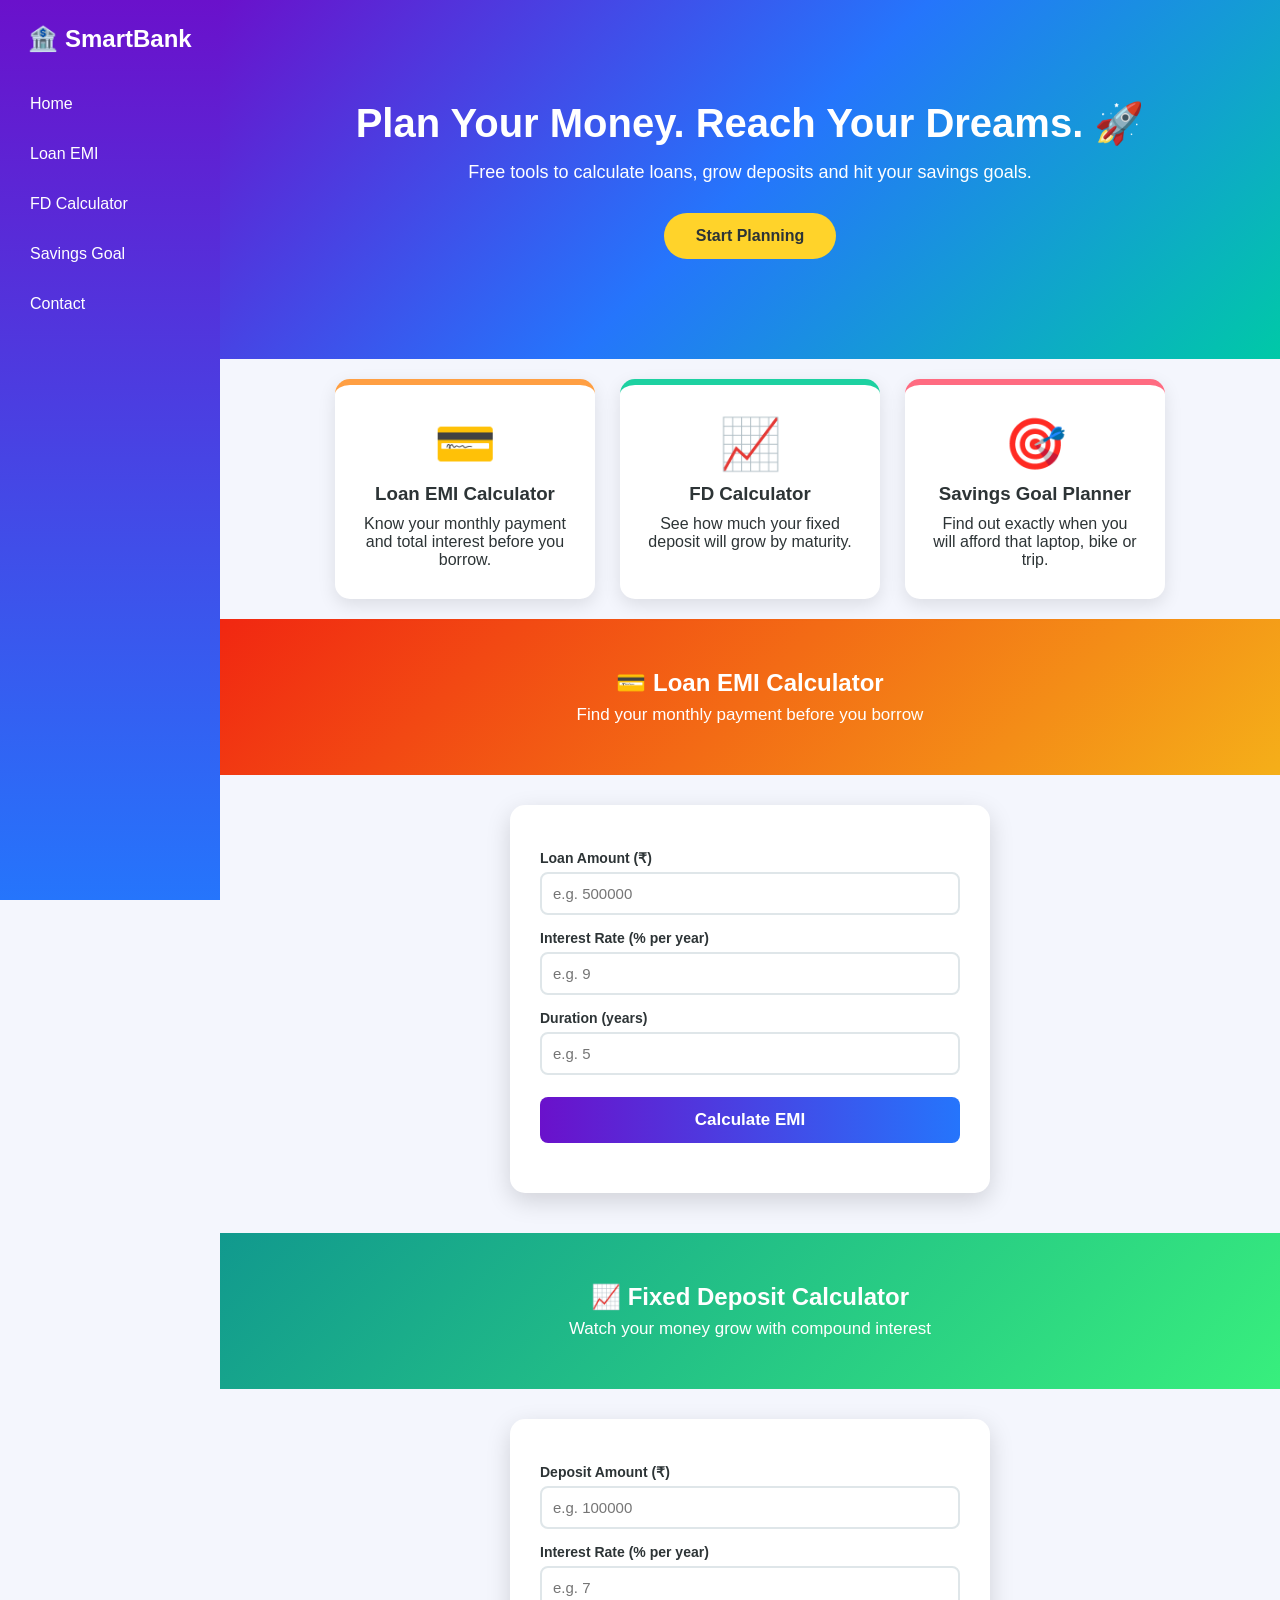
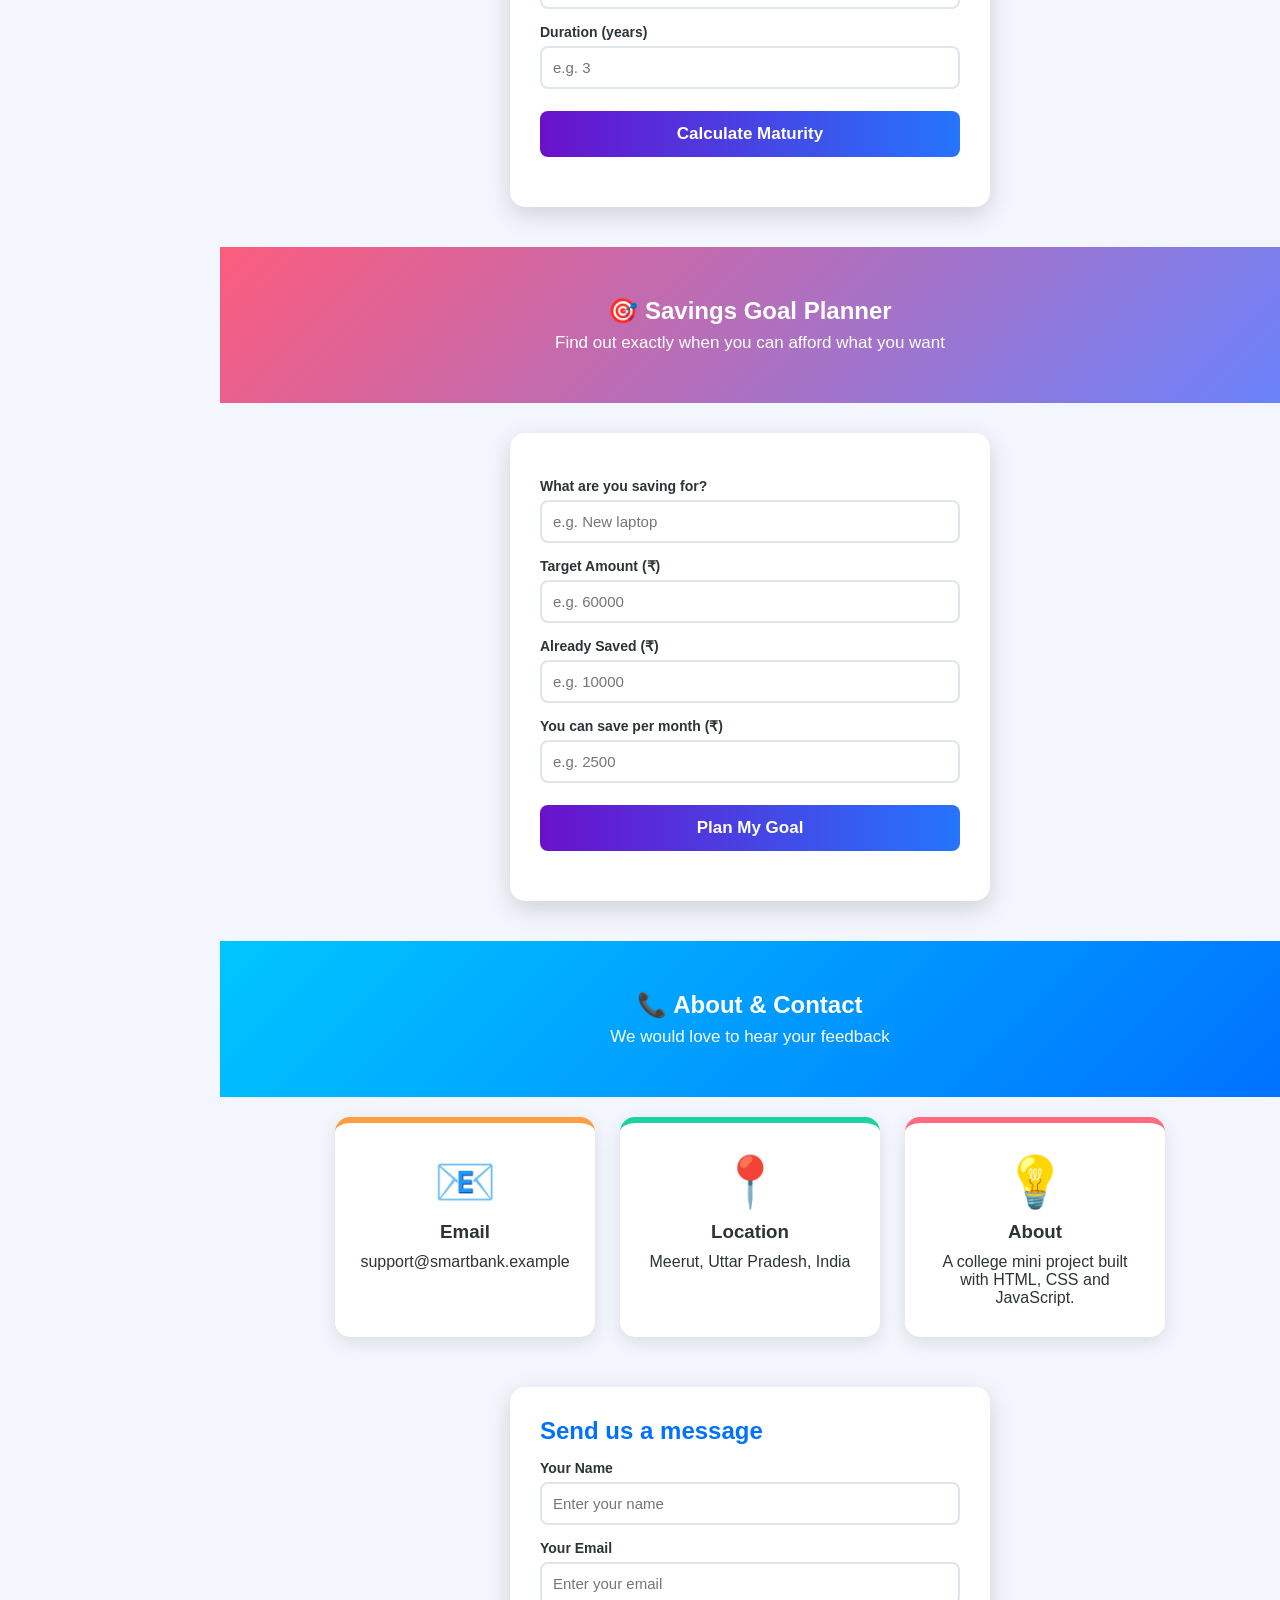
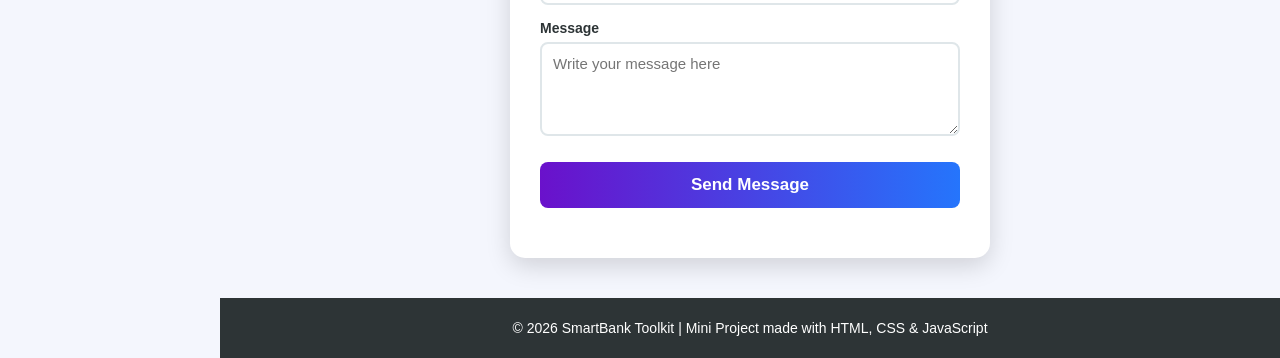
<file: index.html>
<!DOCTYPE html>
<html lang="en">
<head>
  <meta charset="UTF-8">
  <meta name="viewport" content="width=device-width, initial-scale=1.0">
  <title>SmartBank</title>
  <link rel="stylesheet" href="style.css">
</head>
<body>

  <!-- LEFT MENU -->
  <nav class="navbar">
    <div class="logo">🏦 SmartBank</div>
    <div class="links">
      <a href="#home">Home</a>
      <a href="#emi">Loan EMI</a>
      <a href="#fd">FD Calculator</a>
      <a href="#goal">Savings Goal</a>
      <a href="#contact">Contact</a>
    </div>
  </nav>

  <!-- HOME -->
  <section id="home">
    <div class="hero">
      <h1>Plan Your Money. Reach Your Dreams. 🚀</h1>
      <p>Free tools to calculate loans, grow deposits and hit your savings goals.</p>
      <a href="#emi" class="hero-btn">Start Planning</a>
    </div>

    <div class="features">
      <a href="#emi" class="feature orange">
        <div class="icon">💳</div>
        <h3>Loan EMI Calculator</h3>
        <p>Know your monthly payment and total interest before you borrow.</p>
      </a>
      <a href="#fd" class="feature green">
        <div class="icon">📈</div>
        <h3>FD Calculator</h3>
        <p>See how much your fixed deposit will grow by maturity.</p>
      </a>
      <a href="#goal" class="feature pink">
        <div class="icon">🎯</div>
        <h3>Savings Goal Planner</h3>
        <p>Find out exactly when you will afford that laptop, bike or trip.</p>
      </a>
    </div>
  </section>

  <!-- LOAN EMI -->
  <section id="emi">
    <div class="banner emi-bg">
      <h1>💳 Loan EMI Calculator</h1>
      <p>Find your monthly payment before you borrow</p>
    </div>

    <div class="box">
      <label>Loan Amount (₹)</label>
      <input type="number" id="loanAmount" placeholder="e.g. 500000">

      <label>Interest Rate (% per year)</label>
      <input type="number" id="loanRate" placeholder="e.g. 9">

      <label>Duration (years)</label>
      <input type="number" id="loanYears" placeholder="e.g. 5">

      <button class="btn" onclick="calculateEMI()">Calculate EMI</button>
      <div id="emiResult" class="result"></div>
    </div>
  </section>

  <!-- FIXED DEPOSIT -->
  <section id="fd">
    <div class="banner fd-bg">
      <h1>📈 Fixed Deposit Calculator</h1>
      <p>Watch your money grow with compound interest</p>
    </div>

    <div class="box">
      <label>Deposit Amount (₹)</label>
      <input type="number" id="fdAmount" placeholder="e.g. 100000">

      <label>Interest Rate (% per year)</label>
      <input type="number" id="fdRate" placeholder="e.g. 7">

      <label>Duration (years)</label>
      <input type="number" id="fdYears" placeholder="e.g. 3">

      <button class="btn" onclick="calculateFD()">Calculate Maturity</button>
      <div id="fdResult" class="result"></div>
    </div>
  </section>

  <!-- SAVINGS GOAL -->
  <section id="goal">
    <div class="banner goal-bg">
      <h1>🎯 Savings Goal Planner</h1>
      <p>Find out exactly when you can afford what you want</p>
    </div>

    <div class="box">
      <label>What are you saving for?</label>
      <input type="text" id="goalName" placeholder="e.g. New laptop">

      <label>Target Amount (₹)</label>
      <input type="number" id="goalTarget" placeholder="e.g. 60000">

      <label>Already Saved (₹)</label>
      <input type="number" id="goalSaved" placeholder="e.g. 10000">

      <label>You can save per month (₹)</label>
      <input type="number" id="goalMonthly" placeholder="e.g. 2500">

      <button class="btn" onclick="calculateGoal()">Plan My Goal</button>
      <div id="goalResult" class="result"></div>
    </div>
  </section>

  <!-- CONTACT -->
  <section id="contact">
    <div class="banner contact-bg">
      <h1>📞 About &amp; Contact</h1>
      <p>We would love to hear your feedback</p>
    </div>

    <div class="features">
      <div class="feature orange">
        <div class="icon">📧</div>
        <h3>Email</h3>
        <p>support@smartbank.example</p>
      </div>
      <div class="feature green">
        <div class="icon">📍</div>
        <h3>Location</h3>
        <p>Meerut, Uttar Pradesh, India</p>
      </div>
      <div class="feature pink">
        <div class="icon">💡</div>
        <h3>About</h3>
        <p>A college mini project built with HTML, CSS and JavaScript.</p>
      </div>
    </div>

    <div class="box">
      <h2 class="form-title">Send us a message</h2>

      <label>Your Name</label>
      <input type="text" id="cName" placeholder="Enter your name">

      <label>Your Email</label>
      <input type="email" id="cEmail" placeholder="Enter your email">

      <label>Message</label>
      <textarea id="cMessage" rows="4" placeholder="Write your message here"></textarea>

      <button class="btn" onclick="sendMessage()">Send Message</button>
      <div id="contactResult" class="result"></div>
    </div>
  </section>

  <footer>&copy; 2026 SmartBank Toolkit | Mini Project made with HTML, CSS &amp; JavaScript</footer>

  <script src="script.js"></script>
</body>
</html>
</file>
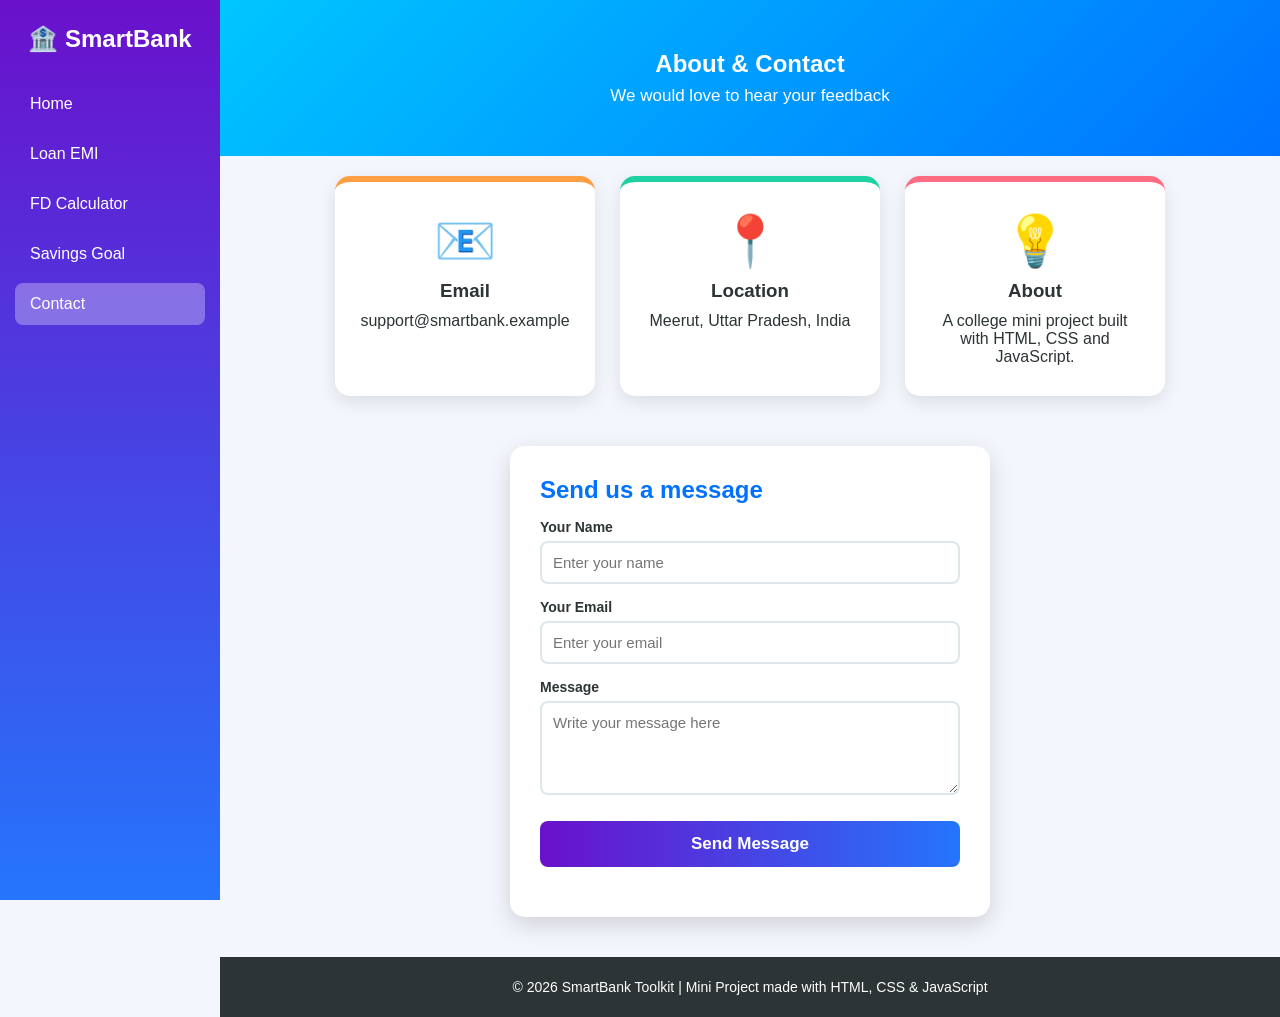
<file: contact.html>
<!DOCTYPE html>
<html lang="en">
<head>
  <meta charset="UTF-8">
  <meta name="viewport" content="width=device-width, initial-scale=1.0">
  <title>SmartBank - Contact</title>
  <link rel="stylesheet" href="style.css">
</head>
<body>

  <nav class="navbar">
    <div class="logo">🏦 SmartBank</div>
    <div class="links">
      <a href="index.html">Home</a>
      <a href="emi.html">Loan EMI</a>
      <a href="fd.html">FD Calculator</a>
      <a href="goal.html">Savings Goal</a>
      <a href="contact.html" class="active">Contact</a>
    </div>
  </nav>

  <section class="banner contact-bg">
    <h1>About &amp; Contact</h1>
    <p>We would love to hear your feedback</p>
  </section>

  <section class="features">
    <div class="feature orange">
      <div class="icon">📧</div>
      <h3>Email</h3>
      <p>support@smartbank.example</p>
    </div>
    <div class="feature green">
      <div class="icon">📍</div>
      <h3>Location</h3>
      <p>Meerut, Uttar Pradesh, India</p>
    </div>
    <div class="feature pink">
      <div class="icon">💡</div>
      <h3>About</h3>
      <p>A college mini project built with HTML, CSS and JavaScript.</p>
    </div>
  </section>

  <div class="box">
    <h2 class="form-title">Send us a message</h2>

    <label>Your Name</label>
    <input type="text" id="cName" placeholder="Enter your name">

    <label>Your Email</label>
    <input type="email" id="cEmail" placeholder="Enter your email">

    <label>Message</label>
    <textarea id="cMessage" rows="4" placeholder="Write your message here"></textarea>

    <button class="btn" onclick="sendMessage()">Send Message</button>
    <div id="contactResult" class="result"></div>
  </div>

  <footer>&copy; 2026 SmartBank Toolkit | Mini Project made with HTML, CSS &amp; JavaScript</footer>

  <script src="script.js"></script>
</body>
</html>
</file>
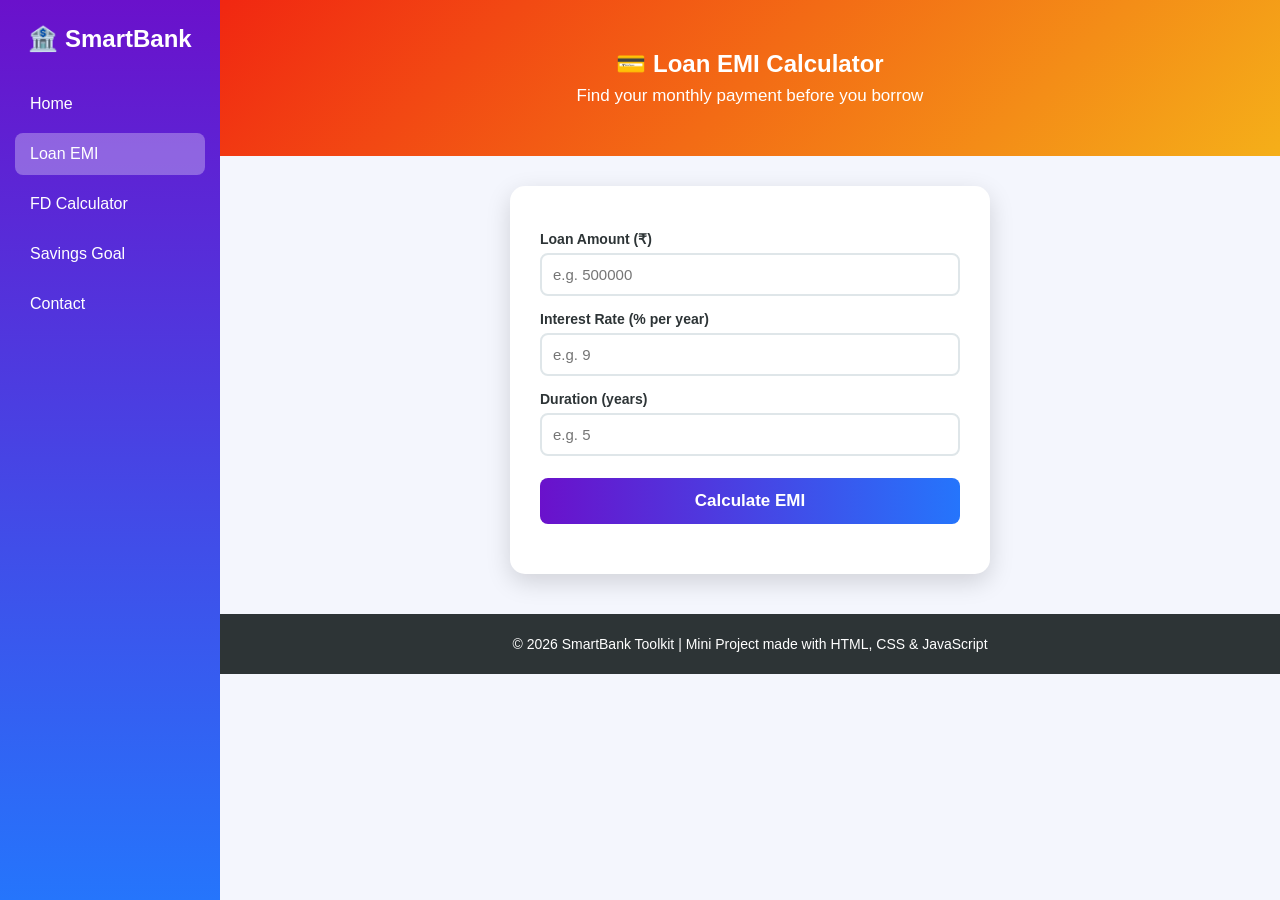
<file: emi.html>
<!DOCTYPE html>
<html lang="en">
<head>
  <meta charset="UTF-8">
  <meta name="viewport" content="width=device-width, initial-scale=1.0">
  <title>SmartBank - Loan EMI</title>
  <link rel="stylesheet" href="style.css">
</head>
<body>

  <nav class="navbar">
    <div class="logo">🏦 SmartBank</div>
    <div class="links">
      <a href="index.html">Home</a>
      <a href="emi.html" class="active">Loan EMI</a>
      <a href="fd.html">FD Calculator</a>
      <a href="goal.html">Savings Goal</a>
      <a href="contact.html">Contact</a>
    </div>
  </nav>

  <section class="banner emi-bg">
    <h1>💳 Loan EMI Calculator</h1>
    <p>Find your monthly payment before you borrow</p>
  </section>

  <div class="box">
    <label>Loan Amount (₹)</label>
    <input type="number" id="loanAmount" placeholder="e.g. 500000">

    <label>Interest Rate (% per year)</label>
    <input type="number" id="loanRate" placeholder="e.g. 9">

    <label>Duration (years)</label>
    <input type="number" id="loanYears" placeholder="e.g. 5">

    <button class="btn" onclick="calculateEMI()">Calculate EMI</button>
    <div id="emiResult" class="result"></div>
  </div>

  <footer>&copy; 2026 SmartBank Toolkit | Mini Project made with HTML, CSS &amp; JavaScript</footer>

  <script src="script.js"></script>
</body>
</html>
</file>
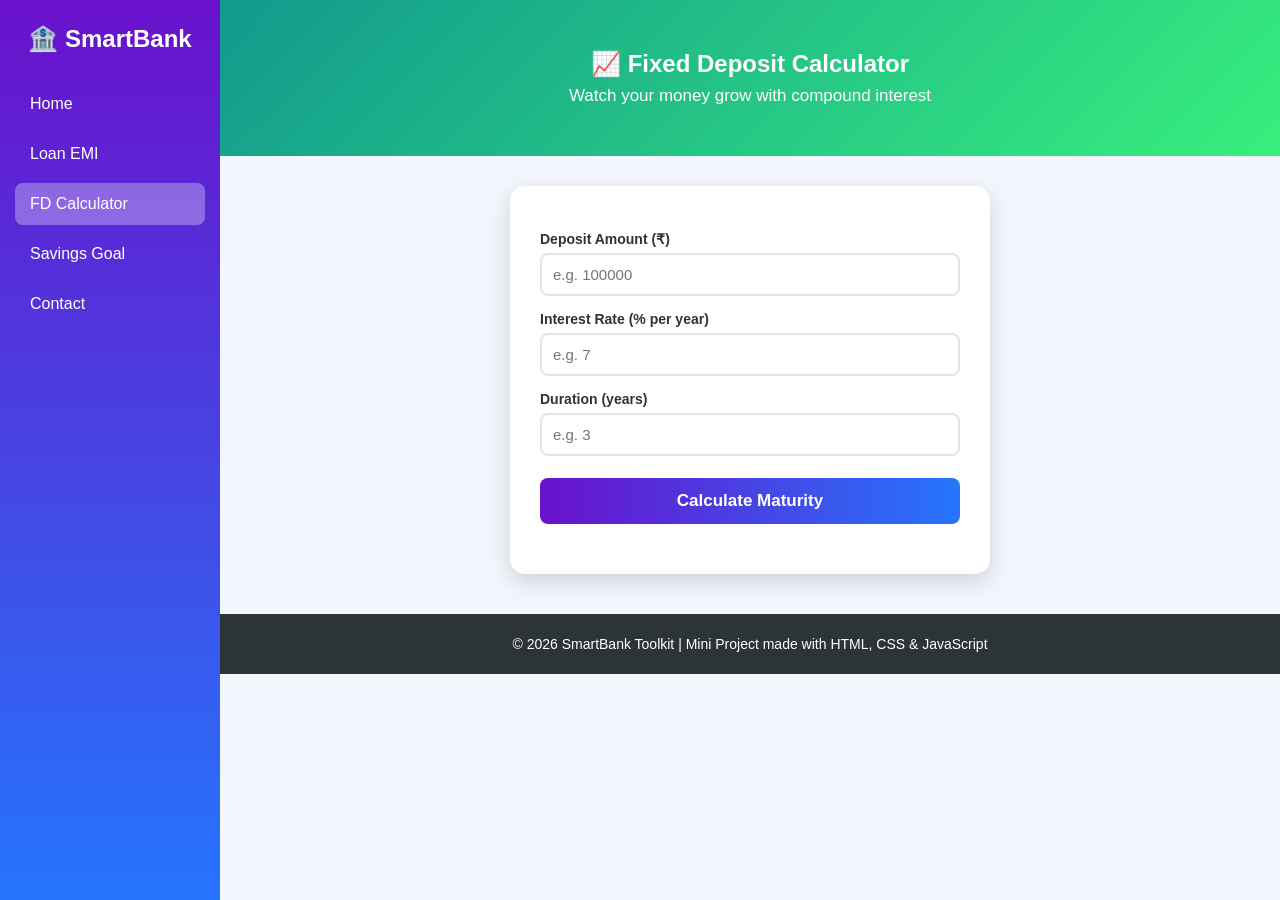
<file: fd.html>
<!DOCTYPE html>
<html lang="en">
<head>
  <meta charset="UTF-8">
  <meta name="viewport" content="width=device-width, initial-scale=1.0">
  <title>SmartBank - FD Calculator</title>
  <link rel="stylesheet" href="style.css">
</head>
<body>

  <nav class="navbar">
    <div class="logo">🏦 SmartBank</div>
    <div class="links">
      <a href="index.html">Home</a>
      <a href="emi.html">Loan EMI</a>
      <a href="fd.html" class="active">FD Calculator</a>
      <a href="goal.html">Savings Goal</a>
      <a href="contact.html">Contact</a>
    </div>
  </nav>

  <section class="banner fd-bg">
    <h1>📈 Fixed Deposit Calculator</h1>
    <p>Watch your money grow with compound interest</p>
  </section>

  <div class="box">
    <label>Deposit Amount (₹)</label>
    <input type="number" id="fdAmount" placeholder="e.g. 100000">

    <label>Interest Rate (% per year)</label>
    <input type="number" id="fdRate" placeholder="e.g. 7">

    <label>Duration (years)</label>
    <input type="number" id="fdYears" placeholder="e.g. 3">

    <button class="btn" onclick="calculateFD()">Calculate Maturity</button>
    <div id="fdResult" class="result"></div>
  </div>

  <footer>&copy; 2026 SmartBank Toolkit | Mini Project made with HTML, CSS &amp; JavaScript</footer>

  <script src="script.js"></script>
</body>
</html>
</file>
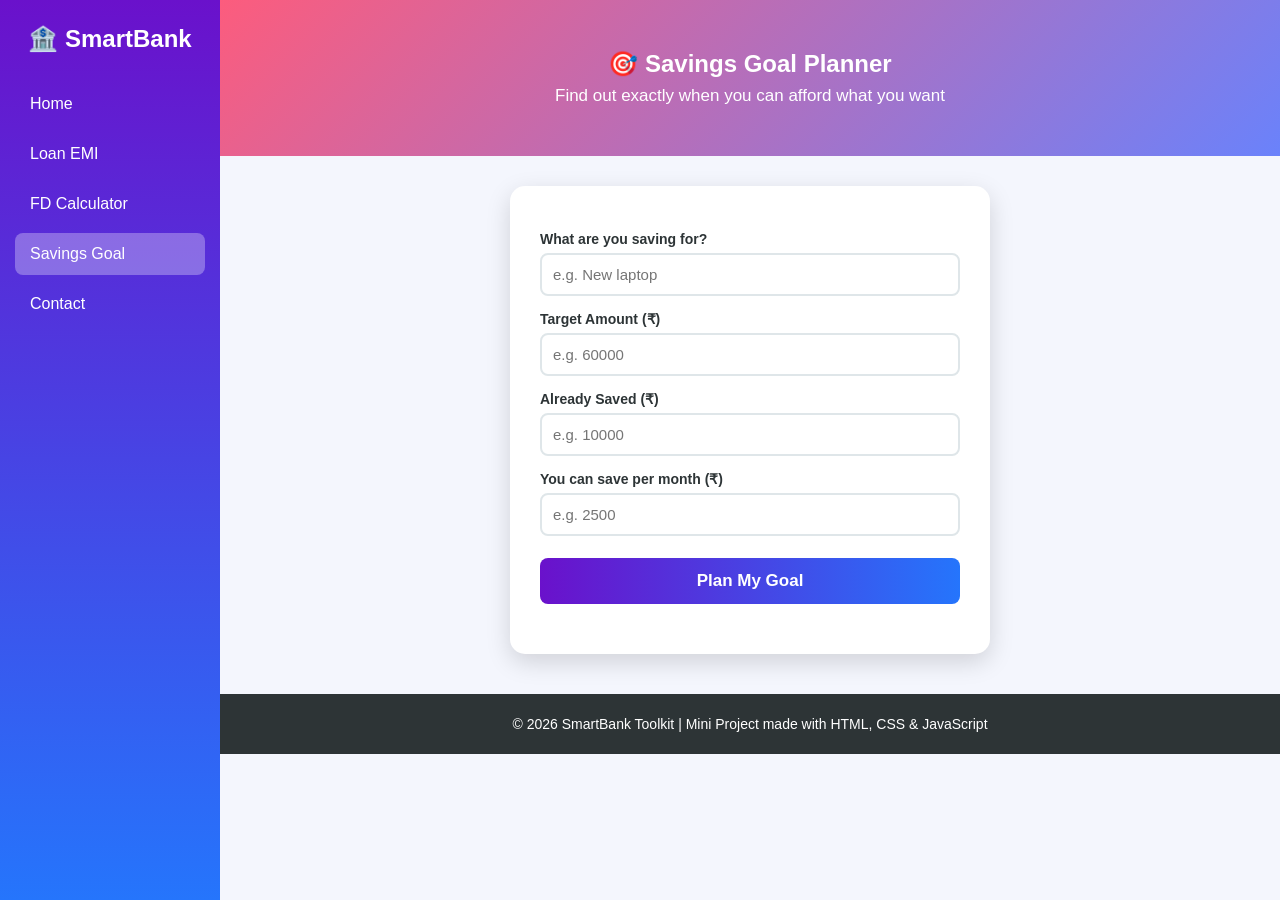
<file: goal.html>
<!DOCTYPE html>
<html lang="en">
<head>
  <meta charset="UTF-8">
  <meta name="viewport" content="width=device-width, initial-scale=1.0">
  <title>SmartBank - Savings Goal</title>
  <link rel="stylesheet" href="style.css">
</head>
<body>

  <nav class="navbar">
    <div class="logo">🏦 SmartBank</div>
    <div class="links">
      <a href="index.html">Home</a>
      <a href="emi.html">Loan EMI</a>
      <a href="fd.html">FD Calculator</a>
      <a href="goal.html" class="active">Savings Goal</a>
      <a href="contact.html">Contact</a>
    </div>
  </nav>

  <section class="banner goal-bg">
    <h1>🎯 Savings Goal Planner</h1>
    <p>Find out exactly when you can afford what you want</p>
  </section>

  <div class="box">
    <label>What are you saving for?</label>
    <input type="text" id="goalName" placeholder="e.g. New laptop">

    <label>Target Amount (₹)</label>
    <input type="number" id="goalTarget" placeholder="e.g. 60000">

    <label>Already Saved (₹)</label>
    <input type="number" id="goalSaved" placeholder="e.g. 10000">

    <label>You can save per month (₹)</label>
    <input type="number" id="goalMonthly" placeholder="e.g. 2500">

    <button class="btn" onclick="calculateGoal()">Plan My Goal</button>
    <div id="goalResult" class="result"></div>
  </div>

  <footer>&copy; 2026 SmartBank Toolkit | Mini Project made with HTML, CSS &amp; JavaScript</footer>

  <script src="script.js"></script>
</body>
</html>
</file>
<file: style.css>
* {
  box-sizing: border-box;
  margin: 0;
  padding: 0;
  font-family: 'Segoe UI', Arial, sans-serif;
}

html {
  scroll-behavior: smooth;   /* smooth scrolling when menu is clicked */
}

body {
  background: #f4f6fd;
  color: #2d3436;
  padding-left: 220px;   /* space for the left menu */
}

/* ---------- LEFT SIDE MENU ---------- */
.navbar {
  position: fixed;
  top: 0;
  left: 0;
  width: 220px;
  height: 100vh;
  display: flex;
  flex-direction: column;
  padding: 25px 15px;
  background: linear-gradient(180deg, #6a11cb, #2575fc);
}

.logo {
  color: white;
  font-size: 24px;
  font-weight: bold;
  text-align: center;
  margin-bottom: 30px;
}

.links {
  display: flex;
  flex-direction: column;
  gap: 8px;
}

.links a {
  color: white;
  text-decoration: none;
  padding: 12px 15px;
  border-radius: 8px;
}

.links a:hover,
.links a.active {
  background: rgba(255, 255, 255, 0.3);
}

/* ---------- HOME HERO ---------- */
.hero {
  text-align: center;
  color: white;
  padding: 100px 20px;
  background: linear-gradient(135deg, #6a11cb, #2575fc, #00c9a7);
}

.hero h1 {
  font-size: 40px;
  margin-bottom: 15px;
}

.hero p {
  font-size: 18px;
  margin-bottom: 30px;
}

.hero-btn {
  display: inline-block;
  background: #ffd32a;
  color: #2d3436;
  padding: 14px 32px;
  border-radius: 30px;
  text-decoration: none;
  font-weight: bold;
}

/* ---------- SECTIONS ---------- */
.section-title {
  text-align: center;
  margin: 50px 0 25px;
  color: #6a11cb;
  font-size: 30px;
}

.features {
  display: flex;
  justify-content: center;
  flex-wrap: wrap;
  gap: 25px;
  padding: 20px;
}

.feature {
  width: 260px;
  padding: 30px 25px;
  background: white;
  border-radius: 15px;
  text-align: center;
  text-decoration: none;
  color: #2d3436;
  box-shadow: 0 6px 18px rgba(0, 0, 0, 0.1);
}

.feature .icon {
  font-size: 50px;
  margin-bottom: 10px;
}

.feature h3 {
  margin-bottom: 10px;
}

.orange { border-top: 6px solid #ff9f43; }
.green  { border-top: 6px solid #1dd1a1; }
.pink   { border-top: 6px solid #ff6b81; }

/* ---------- STATS ---------- */
.stats {
  display: flex;
  justify-content: space-around;
  flex-wrap: wrap;
  gap: 20px;
  margin-top: 50px;
  padding: 40px 20px;
  color: white;
  text-align: center;
  background: linear-gradient(90deg, #fc5c7d, #6a82fb);
}

.stats h2 {
  font-size: 40px;
}

/* ---------- WHY SECTION ---------- */
.why {
  display: flex;
  justify-content: center;
  flex-wrap: wrap;
  gap: 20px;
  padding: 10px 20px 40px;
}

.why-card {
  background: white;
  padding: 20px 25px;
  border-radius: 12px;
  border-left: 6px solid #2575fc;
  box-shadow: 0 4px 12px rgba(0, 0, 0, 0.1);
}

/* ---------- PAGE BANNERS ---------- */
.banner {
  text-align: center;
  color: white;
  padding: 50px 20px;
}

.banner p {
  margin-top: 8px;
  font-size: 17px;
}

.emi-bg     { background: linear-gradient(135deg, #f12711, #f5af19); }
.fd-bg      { background: linear-gradient(135deg, #11998e, #38ef7d); }
.goal-bg    { background: linear-gradient(135deg, #fc5c7d, #6a82fb); }
.contact-bg { background: linear-gradient(135deg, #00c6ff, #0072ff); }

/* ---------- FORM BOX ---------- */
.box {
  max-width: 480px;
  margin: 30px auto 40px;
  padding: 30px;
  background: white;
  border-radius: 15px;
  box-shadow: 0 8px 25px rgba(0, 0, 0, 0.15);
}

.form-title {
  color: #0072ff;
  margin-bottom: 5px;
}

label {
  display: block;
  margin-top: 15px;
  font-weight: bold;
  font-size: 14px;
}

input,
textarea {
  width: 100%;
  padding: 11px;
  margin-top: 6px;
  border: 2px solid #dfe6e9;
  border-radius: 8px;
  font-size: 15px;
}

.btn {
  width: 100%;
  margin-top: 22px;
  padding: 13px;
  border: none;
  border-radius: 8px;
  font-size: 17px;
  font-weight: bold;
  color: white;
  cursor: pointer;
  background: linear-gradient(90deg, #6a11cb, #2575fc);
}

/* ---------- RESULT (plain text) ---------- */
.result {
  margin-top: 20px;
  font-size: 18px;
  line-height: 2;
}

/* ---------- FOOTER ---------- */
footer {
  text-align: center;
  padding: 22px;
  color: white;
  font-size: 14px;
  background: #2d3436;
}

/* ---------- SMALL SCREENS: menu goes to the top ---------- */
@media (max-width: 700px) {
  body { padding-left: 0; }

  .navbar {
    position: static;
    width: 100%;
    height: auto;
    padding: 15px;
  }

  .logo { margin-bottom: 15px; }

  .links {
    flex-direction: row;
    flex-wrap: wrap;
    justify-content: center;
  }

  .hero h1 { font-size: 28px; }
}
</file>
